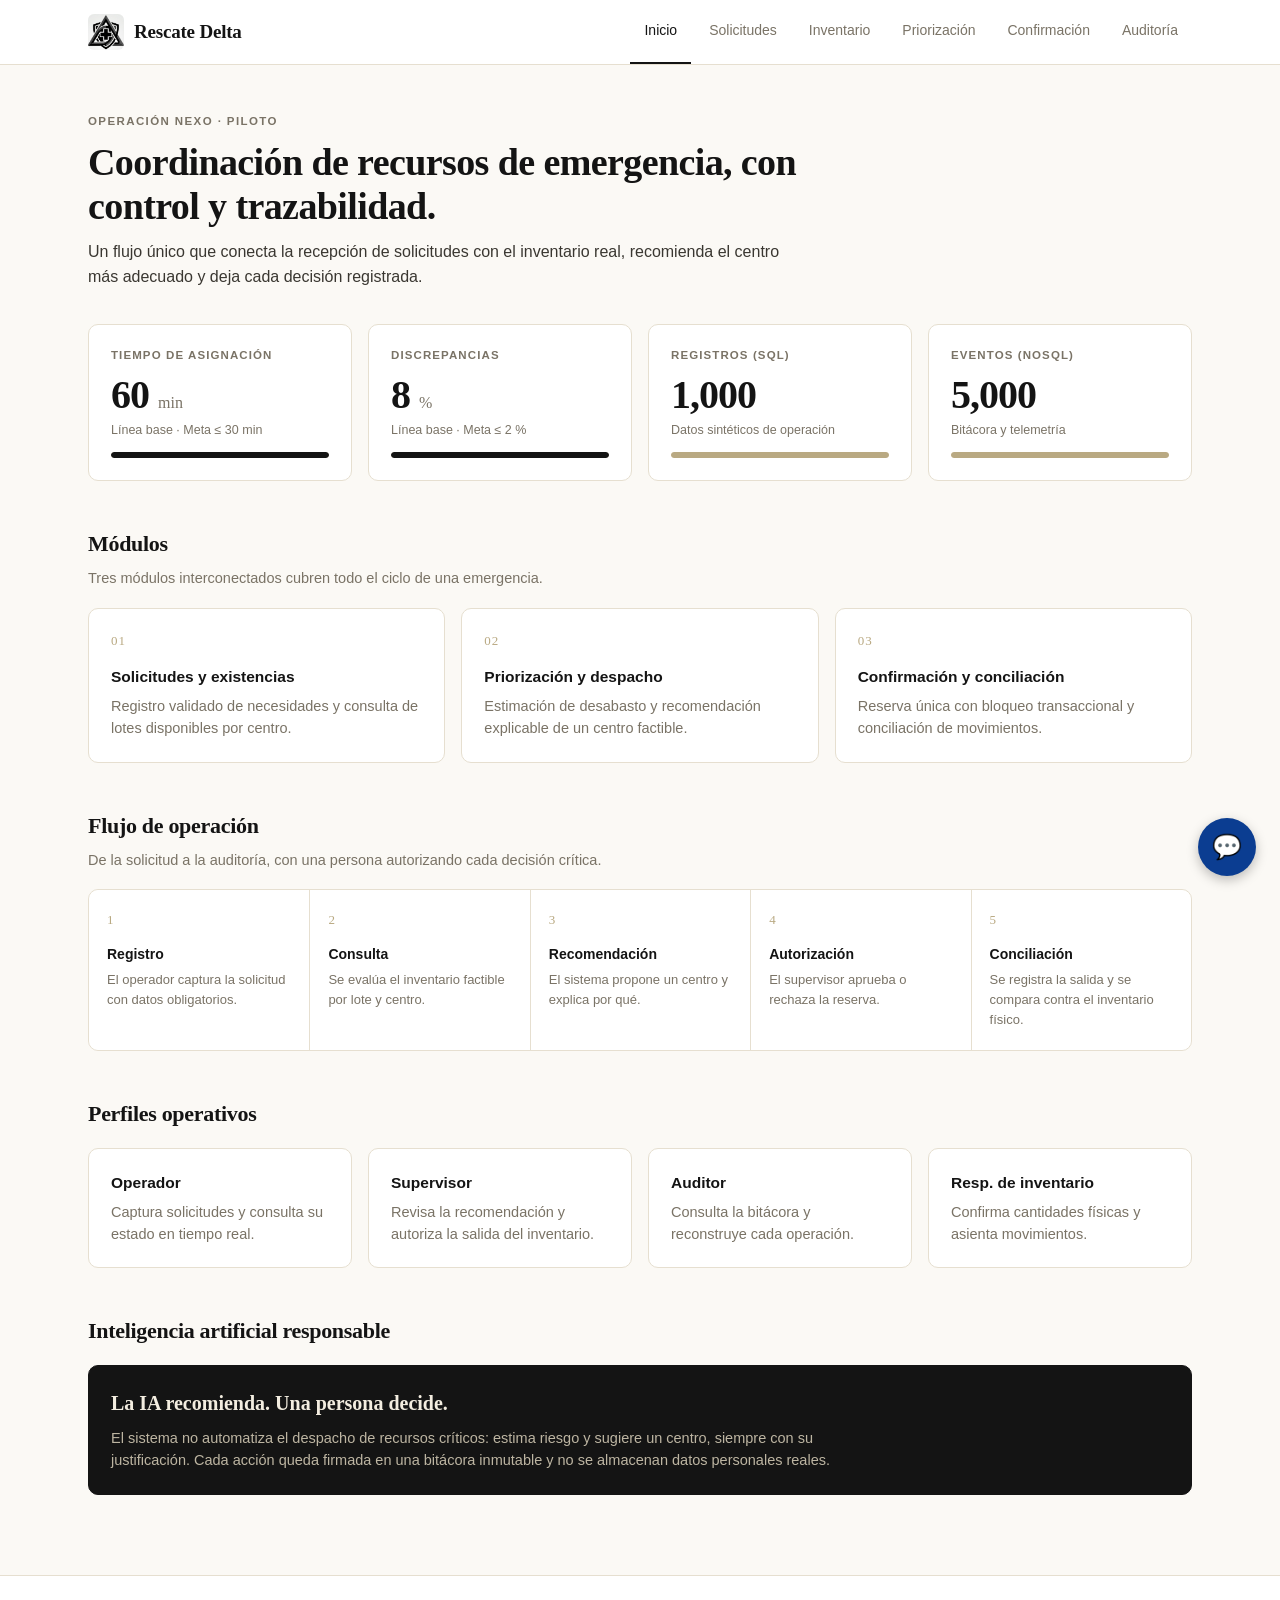
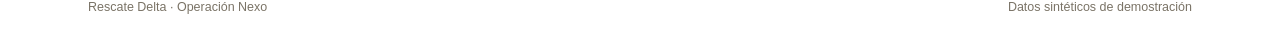
<file: index.html>
<!DOCTYPE html>
<html lang="es">
<head>
  <meta charset="UTF-8">
  <meta name="viewport" content="width=device-width, initial-scale=1">
  <title>Rescate Delta · Inicio</title>
  <link rel="stylesheet" href="css/styles.css">
  <link rel="icon" type="image/jpeg" href="assets/logo.ico">
</head>
<body>

<nav class="nav">
  <div class="nav-inner">
    <a class="brand" href="index.html">
      <img class="brand-logo" src="assets/logo.jpeg" alt="Logo Rescate Delta">
      <span class="name">Rescate Delta</span>
    </a>
    <div class="links">
      <a class="active" href="index.html">Inicio</a>
      <a href="solicitudes.html">Solicitudes</a>
      <a href="inventario.html">Inventario</a>
      <a href="priorizacion.html">Priorización</a>
      <a href="confirmacion.html">Confirmación</a>
      <a href="auditoria.html">Auditoría</a>
    </div>
  </div>
</nav>

<main class="container">

  <header class="page-head">
    <span class="eyebrow">Operación Nexo · Piloto</span>
    <h1 class="title">Coordinación de recursos de emergencia, con control y trazabilidad.</h1>
    <p class="lede">Un flujo único que conecta la recepción de solicitudes con el inventario real, recomienda el centro más adecuado y deja cada decisión registrada.</p>
  </header>

  <!-- Indicadores -->
  <div class="grid c4">
    <div class="card stat">
      <div class="label">Tiempo de asignación</div>
      <div class="value">60 <small>min</small></div>
      <div class="meta">Línea base · Meta ≤ 30 min</div>
      <div class="meter"><span style="width:100%"></span></div>
    </div>
    <div class="card stat">
      <div class="label">Discrepancias</div>
      <div class="value">8 <small>%</small></div>
      <div class="meta">Línea base · Meta ≤ 2 %</div>
      <div class="meter"><span style="width:100%"></span></div>
    </div>
    <div class="card stat">
      <div class="label">Registros (SQL)</div>
      <div class="value">1,000</div>
      <div class="meta">Datos sintéticos de operación</div>
      <div class="meter soft"><span style="width:100%"></span></div>
    </div>
    <div class="card stat">
      <div class="label">Eventos (NoSQL)</div>
      <div class="value">5,000</div>
      <div class="meta">Bitácora y telemetría</div>
      <div class="meter soft"><span style="width:100%"></span></div>
    </div>
  </div>

  <!-- Módulos -->
  <h2 class="section">Módulos</h2>
  <p class="section-sub">Tres módulos interconectados cubren todo el ciclo de una emergencia.</p>
  <div class="grid c3">
    <a class="card" href="solicitudes.html">
      <span class="num">01</span>
      <h3>Solicitudes y existencias</h3>
      <p>Registro validado de necesidades y consulta de lotes disponibles por centro.</p>
    </a>
    <a class="card" href="priorizacion.html">
      <span class="num">02</span>
      <h3>Priorización y despacho</h3>
      <p>Estimación de desabasto y recomendación explicable de un centro factible.</p>
    </a>
    <a class="card" href="confirmacion.html">
      <span class="num">03</span>
      <h3>Confirmación y conciliación</h3>
      <p>Reserva única con bloqueo transaccional y conciliación de movimientos.</p>
    </a>
  </div>

  <!-- Flujo -->
  <h2 class="section">Flujo de operación</h2>
  <p class="section-sub">De la solicitud a la auditoría, con una persona autorizando cada decisión crítica.</p>
  <div class="flow-wrap">
    <div class="flow">
      <div class="step"><span class="num">1</span><h4>Registro</h4><p>El operador captura la solicitud con datos obligatorios.</p></div>
      <div class="step"><span class="num">2</span><h4>Consulta</h4><p>Se evalúa el inventario factible por lote y centro.</p></div>
      <div class="step"><span class="num">3</span><h4>Recomendación</h4><p>El sistema propone un centro y explica por qué.</p></div>
      <div class="step"><span class="num">4</span><h4>Autorización</h4><p>El supervisor aprueba o rechaza la reserva.</p></div>
      <div class="step"><span class="num">5</span><h4>Conciliación</h4><p>Se registra la salida y se compara contra el inventario físico.</p></div>
    </div>
  </div>

  <!-- Perfiles -->
  <h2 class="section">Perfiles operativos</h2>
  <div class="grid c4" style="margin-top:16px">
    <div class="card"><h3>Operador</h3><p>Captura solicitudes y consulta su estado en tiempo real.</p></div>
    <div class="card"><h3>Supervisor</h3><p>Revisa la recomendación y autoriza la salida del inventario.</p></div>
    <div class="card"><h3>Auditor</h3><p>Consulta la bitácora y reconstruye cada operación.</p></div>
    <div class="card"><h3>Resp. de inventario</h3><p>Confirma cantidades físicas y asienta movimientos.</p></div>
  </div>

  <!-- IA responsable -->
  <h2 class="section">Inteligencia artificial responsable</h2>
  <div class="card dark" style="margin-top:16px">
    <h3 style="font-family:var(--serif);font-size:20px">La IA recomienda. Una persona decide.</h3>
    <p style="max-width:720px;margin-top:8px">El sistema no automatiza el despacho de recursos críticos: estima riesgo y sugiere un centro, siempre con su justificación. Cada acción queda firmada en una bitácora inmutable y no se almacenan datos personales reales.</p>
  </div>

</main>

<footer><div class="inner"><span>Rescate Delta · Operación Nexo</span><span>Datos sintéticos de demostración</span></div></footer>
<script src="js/chatbot.js"></script>
</body>
</html>
</file>
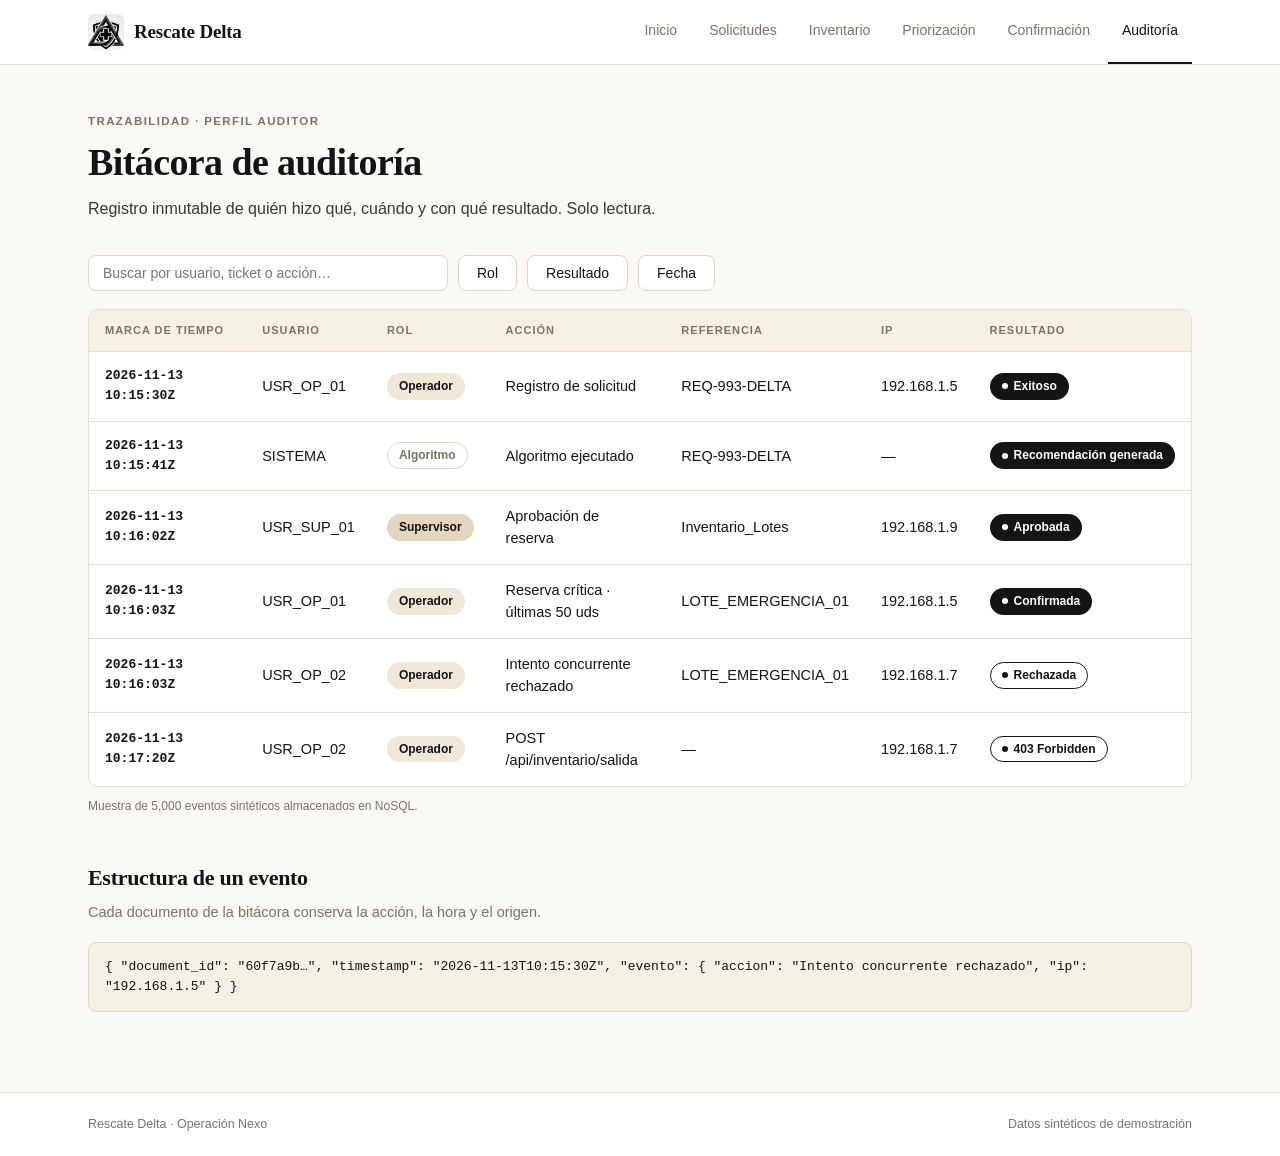
<file: auditoria.html>
<!DOCTYPE html>
<html lang="es">
<head>
  <meta charset="UTF-8">
  <meta name="viewport" content="width=device-width, initial-scale=1">
  <title>Rescate Delta · Auditoría</title>
  <link rel="stylesheet" href="css/styles.css">
    <link rel="icon" type="image/jpeg" href="assets/logo.ico">
</head>
<body>

<nav class="nav">
  <div class="nav-inner">
    <a class="brand" href="index.html">
      <img class="brand-logo" src="assets/logo.jpeg" alt="Logo Rescate Delta">
      <span class="name">Rescate Delta</span>
    </a>
        <div class="links">
      <a href="index.html">Inicio</a>
      <a href="solicitudes.html">Solicitudes</a>
      <a href="inventario.html">Inventario</a>
      <a href="priorizacion.html">Priorización</a>
      <a href="confirmacion.html">Confirmación</a>
      <a class="active" href="auditoria.html">Auditoría</a>
    </div>
  </div>
</nav>

<main class="container">

  <header class="page-head">
    <span class="eyebrow">Trazabilidad · Perfil Auditor</span>
    <h1 class="title">Bitácora de auditoría</h1>
    <p class="lede">Registro inmutable de quién hizo qué, cuándo y con qué resultado. Solo lectura.</p>
  </header>

  <div class="toolbar">
    <input class="search" type="search" placeholder="Buscar por usuario, ticket o acción…">
    <button class="btn">Rol</button>
    <button class="btn">Resultado</button>
    <button class="btn">Fecha</button>
  </div>

  <div class="table-wrap">
    <table class="t">
      <thead><tr><th>Marca de tiempo</th><th>Usuario</th><th>Rol</th><th>Acción</th><th>Referencia</th><th>IP</th><th>Resultado</th></tr></thead>
      <tbody>
        <tr><td class="id">2026-11-13 10:15:30Z</td><td>USR_OP_01</td><td><span class="badge soft">Operador</span></td><td>Registro de solicitud</td><td>REQ-993-DELTA</td><td>192.168.1.5</td><td><span class="badge solid dot">Exitoso</span></td></tr>
        <tr><td class="id">2026-11-13 10:15:41Z</td><td>SISTEMA</td><td><span class="badge off">Algoritmo</span></td><td>Algoritmo ejecutado</td><td>REQ-993-DELTA</td><td>—</td><td><span class="badge solid dot">Recomendación generada</span></td></tr>
        <tr><td class="id">2026-11-13 10:16:02Z</td><td>USR_SUP_01</td><td><span class="badge warn">Supervisor</span></td><td>Aprobación de reserva</td><td>Inventario_Lotes</td><td>192.168.1.9</td><td><span class="badge solid dot">Aprobada</span></td></tr>
        <tr><td class="id">2026-11-13 10:16:03Z</td><td>USR_OP_01</td><td><span class="badge soft">Operador</span></td><td>Reserva crítica · últimas 50 uds</td><td>LOTE_EMERGENCIA_01</td><td>192.168.1.5</td><td><span class="badge solid dot">Confirmada</span></td></tr>
        <tr><td class="id">2026-11-13 10:16:03Z</td><td>USR_OP_02</td><td><span class="badge soft">Operador</span></td><td>Intento concurrente rechazado</td><td>LOTE_EMERGENCIA_01</td><td>192.168.1.7</td><td><span class="badge line dot">Rechazada</span></td></tr>
        <tr><td class="id">2026-11-13 10:17:20Z</td><td>USR_OP_02</td><td><span class="badge soft">Operador</span></td><td>POST /api/inventario/salida</td><td>—</td><td>192.168.1.7</td><td><span class="badge line dot">403 Forbidden</span></td></tr>
      </tbody>
    </table>
  </div>
  <p class="hint" style="margin-top:10px">Muestra de 5,000 eventos sintéticos almacenados en NoSQL.</p>

  <h2 class="section">Estructura de un evento</h2>
  <p class="section-sub">Cada documento de la bitácora conserva la acción, la hora y el origen.</p>
  <div class="formula">{
  "document_id": "60f7a9b…",
  "timestamp": "2026-11-13T10:15:30Z",
  "evento": { "accion": "Intento concurrente rechazado", "ip": "192.168.1.5" }
}</div>

</main>

<footer><div class="inner"><span>Rescate Delta · Operación Nexo</span><span>Datos sintéticos de demostración</span></div></footer>
</body>
</html>
</file>
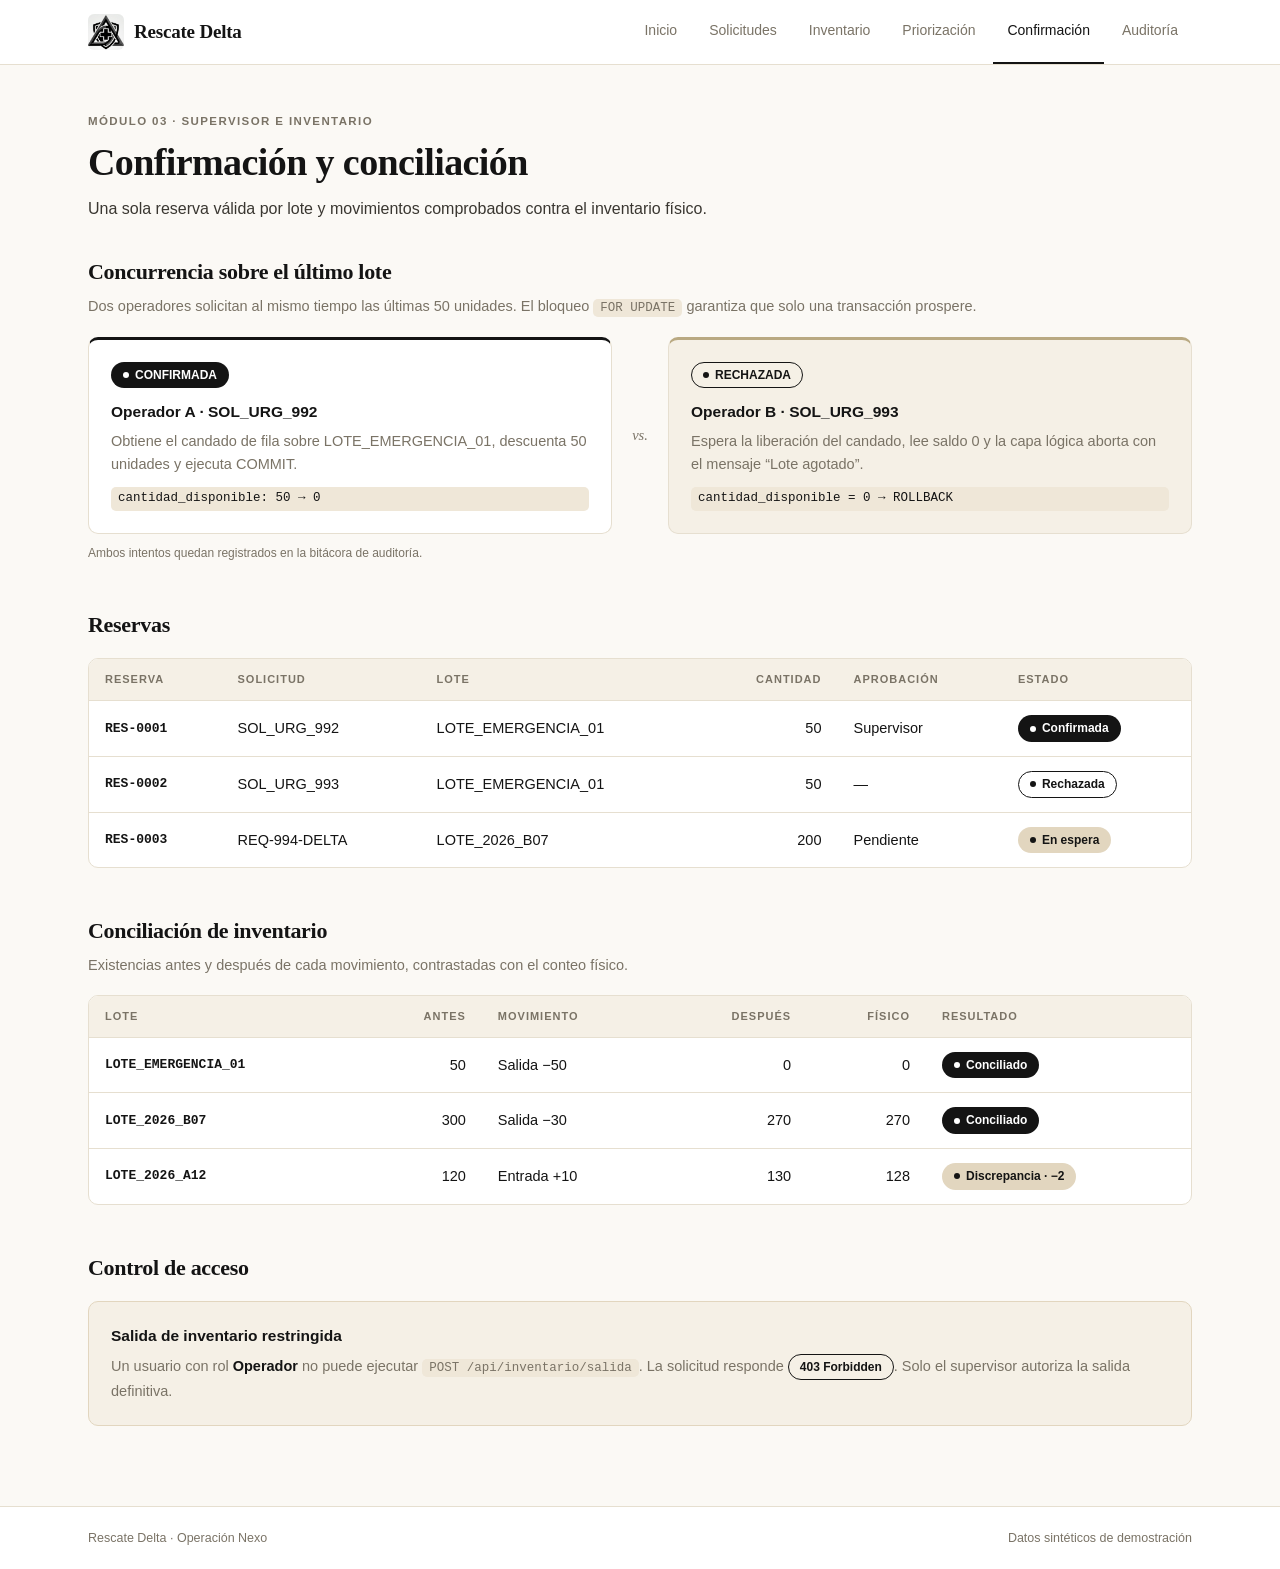
<file: confirmacion.html>
<!DOCTYPE html>
<html lang="es">
<head>
  <meta charset="UTF-8">
  <meta name="viewport" content="width=device-width, initial-scale=1">
  <title>Rescate Delta · Confirmación</title>
  <link rel="stylesheet" href="css/styles.css">
    <link rel="icon" type="image/jpeg" href="assets/logo.ico">
</head>
<body>

<nav class="nav">
  <div class="nav-inner">
    <a class="brand" href="index.html">
      <img class="brand-logo" src="assets/logo.jpeg" alt="Logo Rescate Delta">
      <span class="name">Rescate Delta</span>
    </a>
        <div class="links">
      <a href="index.html">Inicio</a>
      <a href="solicitudes.html">Solicitudes</a>
      <a href="inventario.html">Inventario</a>
      <a href="priorizacion.html">Priorización</a>
      <a class="active" href="confirmacion.html">Confirmación</a>
      <a href="auditoria.html">Auditoría</a>
    </div>
  </div>
</nav>

<main class="container">

  <header class="page-head">
    <span class="eyebrow">Módulo 03 · Supervisor e Inventario</span>
    <h1 class="title">Confirmación y conciliación</h1>
    <p class="lede">Una sola reserva válida por lote y movimientos comprobados contra el inventario físico.</p>
  </header>

  <!-- Concurrencia -->
  <h2 class="section" style="margin-top:0">Concurrencia sobre el último lote</h2>
  <p class="section-sub">Dos operadores solicitan al mismo tiempo las últimas 50 unidades. El bloqueo <code class="inline">FOR UPDATE</code> garantiza que solo una transacción prospere.</p>

  <div class="versus">
    <div class="card tx ok">
      <span class="badge solid dot" style="margin-bottom:12px">CONFIRMADA</span>
      <h3>Operador A · SOL_URG_992</h3>
      <p>Obtiene el candado de fila sobre LOTE_EMERGENCIA_01, descuenta 50 unidades y ejecuta COMMIT.</p>
      <code class="inline">cantidad_disponible: 50 → 0</code>
    </div>
    <div class="vs">vs.</div>
    <div class="card tx no">
      <span class="badge line dot" style="margin-bottom:12px">RECHAZADA</span>
      <h3>Operador B · SOL_URG_993</h3>
      <p>Espera la liberación del candado, lee saldo 0 y la capa lógica aborta con el mensaje “Lote agotado”.</p>
      <code class="inline">cantidad_disponible = 0 → ROLLBACK</code>
    </div>
  </div>
  <p class="hint" style="margin-top:10px">Ambos intentos quedan registrados en la bitácora de auditoría.</p>

  <!-- Reservas -->
  <h2 class="section">Reservas</h2>
  <div class="table-wrap" style="margin-top:16px">
    <table class="t">
      <thead><tr><th>Reserva</th><th>Solicitud</th><th>Lote</th><th class="r">Cantidad</th><th>Aprobación</th><th>Estado</th></tr></thead>
      <tbody>
        <tr><td class="id">RES-0001</td><td>SOL_URG_992</td><td>LOTE_EMERGENCIA_01</td><td class="r">50</td><td>Supervisor</td><td><span class="badge solid dot">Confirmada</span></td></tr>
        <tr><td class="id">RES-0002</td><td>SOL_URG_993</td><td>LOTE_EMERGENCIA_01</td><td class="r">50</td><td>—</td><td><span class="badge line dot">Rechazada</span></td></tr>
        <tr><td class="id">RES-0003</td><td>REQ-994-DELTA</td><td>LOTE_2026_B07</td><td class="r">200</td><td>Pendiente</td><td><span class="badge warn dot">En espera</span></td></tr>
      </tbody>
    </table>
  </div>

  <!-- Conciliación -->
  <h2 class="section">Conciliación de inventario</h2>
  <p class="section-sub">Existencias antes y después de cada movimiento, contrastadas con el conteo físico.</p>
  <div class="table-wrap">
    <table class="t">
      <thead><tr><th>Lote</th><th class="r">Antes</th><th>Movimiento</th><th class="r">Después</th><th class="r">Físico</th><th>Resultado</th></tr></thead>
      <tbody>
        <tr><td class="id">LOTE_EMERGENCIA_01</td><td class="r">50</td><td>Salida −50</td><td class="r">0</td><td class="r">0</td><td><span class="badge solid dot">Conciliado</span></td></tr>
        <tr><td class="id">LOTE_2026_B07</td><td class="r">300</td><td>Salida −30</td><td class="r">270</td><td class="r">270</td><td><span class="badge solid dot">Conciliado</span></td></tr>
        <tr><td class="id">LOTE_2026_A12</td><td class="r">120</td><td>Entrada +10</td><td class="r">130</td><td class="r">128</td><td><span class="badge warn dot">Discrepancia · −2</span></td></tr>
      </tbody>
    </table>
  </div>

  <!-- Roles -->
  <h2 class="section">Control de acceso</h2>
  <div class="card beige" style="margin-top:16px">
    <h3>Salida de inventario restringida</h3>
    <p>Un usuario con rol <strong style="color:var(--ink)">Operador</strong> no puede ejecutar <code class="inline">POST /api/inventario/salida</code>. La solicitud responde <span class="badge line">403 Forbidden</span>. Solo el supervisor autoriza la salida definitiva.</p>
  </div>

</main>

<footer><div class="inner"><span>Rescate Delta · Operación Nexo</span><span>Datos sintéticos de demostración</span></div></footer>
</body>
</html>
</file>
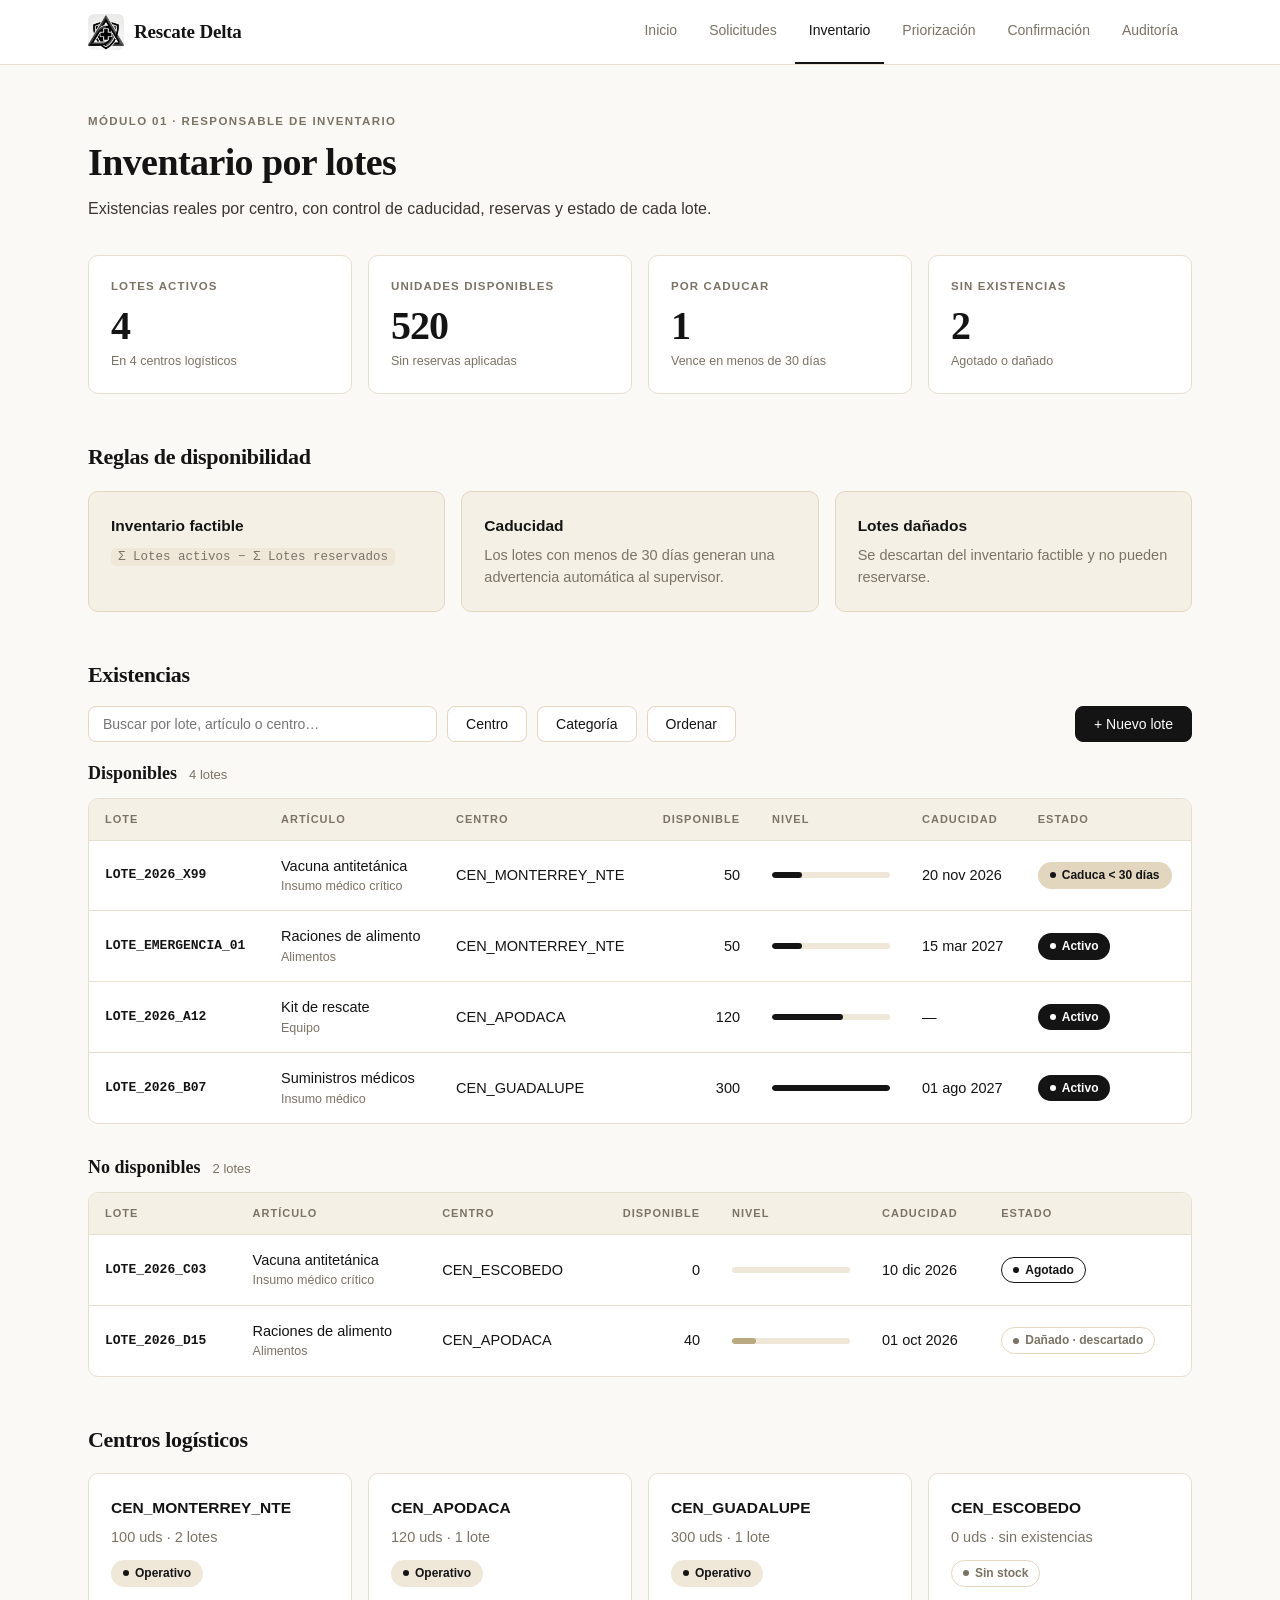
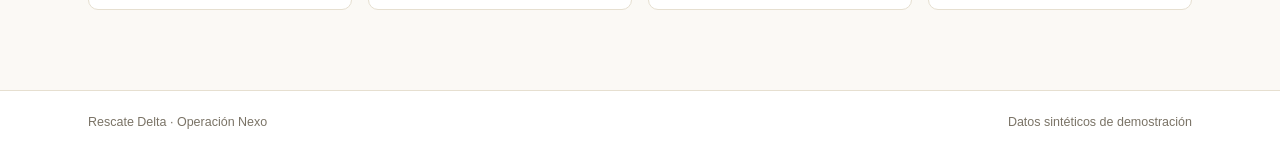
<file: inventario.html>
<!DOCTYPE html>
<html lang="es">
<head>
  <meta charset="UTF-8">
  <meta name="viewport" content="width=device-width, initial-scale=1">
  <title>Rescate Delta · Inventario</title>
  <link rel="stylesheet" href="css/styles.css">
    <link rel="icon" type="image/jpeg" href="assets/logo.ico">
</head>
<body>

<nav class="nav">
  <div class="nav-inner">
    <a class="brand" href="index.html">
      <img class="brand-logo" src="assets/logo.jpeg" alt="Logo Rescate Delta">
      <span class="name">Rescate Delta</span>
    </a>
        <div class="links">
      <a href="index.html">Inicio</a>
      <a href="solicitudes.html">Solicitudes</a>
      <a class="active" href="inventario.html">Inventario</a>
      <a href="priorizacion.html">Priorización</a>
      <a href="confirmacion.html">Confirmación</a>
      <a href="auditoria.html">Auditoría</a>
    </div>
  </div>
</nav>

<main class="container">

  <header class="page-head">
    <span class="eyebrow">Módulo 01 · Responsable de inventario</span>
    <h1 class="title">Inventario por lotes</h1>
    <p class="lede">Existencias reales por centro, con control de caducidad, reservas y estado de cada lote.</p>
  </header>

  <!-- Resumen -->
  <div class="grid c4">
    <div class="card stat"><div class="label">Lotes activos</div><div class="value">4</div><div class="meta">En 4 centros logísticos</div></div>
    <div class="card stat"><div class="label">Unidades disponibles</div><div class="value">520</div><div class="meta">Sin reservas aplicadas</div></div>
    <div class="card stat"><div class="label">Por caducar</div><div class="value">1</div><div class="meta">Vence en menos de 30 días</div></div>
    <div class="card stat"><div class="label">Sin existencias</div><div class="value">2</div><div class="meta">Agotado o dañado</div></div>
  </div>

  <!-- Reglas -->
  <h2 class="section">Reglas de disponibilidad</h2>
  <div class="grid c3" style="margin-top:16px">
    <div class="card beige"><h3>Inventario factible</h3><p><code class="inline">Σ Lotes activos − Σ Lotes reservados</code></p></div>
    <div class="card beige"><h3>Caducidad</h3><p>Los lotes con menos de 30 días generan una advertencia automática al supervisor.</p></div>
    <div class="card beige"><h3>Lotes dañados</h3><p>Se descartan del inventario factible y no pueden reservarse.</p></div>
  </div>

  <!-- Tabla -->
  <h2 class="section">Existencias</h2>
  <div class="toolbar" style="margin-top:14px">
    <input class="search" type="search" placeholder="Buscar por lote, artículo o centro…">
    <button class="btn">Centro</button>
    <button class="btn">Categoría</button>
    <button class="btn">Ordenar</button>
    <span class="spacer"></span>
    <button class="btn dark">+ Nuevo lote</button>
  </div>

  <div class="table-block">
    <div class="table-head"><h3>Disponibles</h3><span class="count">4 lotes</span></div>
    <div class="table-wrap">
      <table class="t">
        <thead><tr><th>Lote</th><th>Artículo</th><th>Centro</th><th class="r">Disponible</th><th style="width:150px">Nivel</th><th>Caducidad</th><th>Estado</th></tr></thead>
        <tbody>
          <tr>
            <td class="id">LOTE_2026_X99</td>
            <td>Vacuna antitetánica<span class="sub">Insumo médico crítico</span></td>
            <td>CEN_MONTERREY_NTE</td>
            <td class="r">50</td>
            <td><div class="meter" style="margin:0"><span style="width:25%"></span></div></td>
            <td>20 nov 2026</td>
            <td><span class="badge warn dot">Caduca &lt; 30 días</span></td>
          </tr>
          <tr>
            <td class="id">LOTE_EMERGENCIA_01</td>
            <td>Raciones de alimento<span class="sub">Alimentos</span></td>
            <td>CEN_MONTERREY_NTE</td>
            <td class="r">50</td>
            <td><div class="meter" style="margin:0"><span style="width:25%"></span></div></td>
            <td>15 mar 2027</td>
            <td><span class="badge solid dot">Activo</span></td>
          </tr>
          <tr>
            <td class="id">LOTE_2026_A12</td>
            <td>Kit de rescate<span class="sub">Equipo</span></td>
            <td>CEN_APODACA</td>
            <td class="r">120</td>
            <td><div class="meter" style="margin:0"><span style="width:60%"></span></div></td>
            <td>—</td>
            <td><span class="badge solid dot">Activo</span></td>
          </tr>
          <tr>
            <td class="id">LOTE_2026_B07</td>
            <td>Suministros médicos<span class="sub">Insumo médico</span></td>
            <td>CEN_GUADALUPE</td>
            <td class="r">300</td>
            <td><div class="meter" style="margin:0"><span style="width:100%"></span></div></td>
            <td>01 ago 2027</td>
            <td><span class="badge solid dot">Activo</span></td>
          </tr>
        </tbody>
      </table>
    </div>
  </div>

  <div class="table-block">
    <div class="table-head"><h3>No disponibles</h3><span class="count">2 lotes</span></div>
    <div class="table-wrap">
      <table class="t">
        <thead><tr><th>Lote</th><th>Artículo</th><th>Centro</th><th class="r">Disponible</th><th style="width:150px">Nivel</th><th>Caducidad</th><th>Estado</th></tr></thead>
        <tbody>
          <tr>
            <td class="id">LOTE_2026_C03</td>
            <td>Vacuna antitetánica<span class="sub">Insumo médico crítico</span></td>
            <td>CEN_ESCOBEDO</td>
            <td class="r">0</td>
            <td><div class="meter soft" style="margin:0"><span style="width:0%"></span></div></td>
            <td>10 dic 2026</td>
            <td><span class="badge line dot">Agotado</span></td>
          </tr>
          <tr>
            <td class="id">LOTE_2026_D15</td>
            <td>Raciones de alimento<span class="sub">Alimentos</span></td>
            <td>CEN_APODACA</td>
            <td class="r">40</td>
            <td><div class="meter soft" style="margin:0"><span style="width:20%"></span></div></td>
            <td>01 oct 2026</td>
            <td><span class="badge off dot">Dañado · descartado</span></td>
          </tr>
        </tbody>
      </table>
    </div>
  </div>

  <!-- Centros -->
  <h2 class="section">Centros logísticos</h2>
  <div class="grid c4" style="margin-top:16px">
    <div class="card"><h3>CEN_MONTERREY_NTE</h3><p>100 uds · 2 lotes</p><div style="margin-top:12px"><span class="badge soft dot">Operativo</span></div></div>
    <div class="card"><h3>CEN_APODACA</h3><p>120 uds · 1 lote</p><div style="margin-top:12px"><span class="badge soft dot">Operativo</span></div></div>
    <div class="card"><h3>CEN_GUADALUPE</h3><p>300 uds · 1 lote</p><div style="margin-top:12px"><span class="badge soft dot">Operativo</span></div></div>
    <div class="card"><h3>CEN_ESCOBEDO</h3><p>0 uds · sin existencias</p><div style="margin-top:12px"><span class="badge off dot">Sin stock</span></div></div>
  </div>

</main>

<footer><div class="inner"><span>Rescate Delta · Operación Nexo</span><span>Datos sintéticos de demostración</span></div></footer>
</body>
</html>
</file>
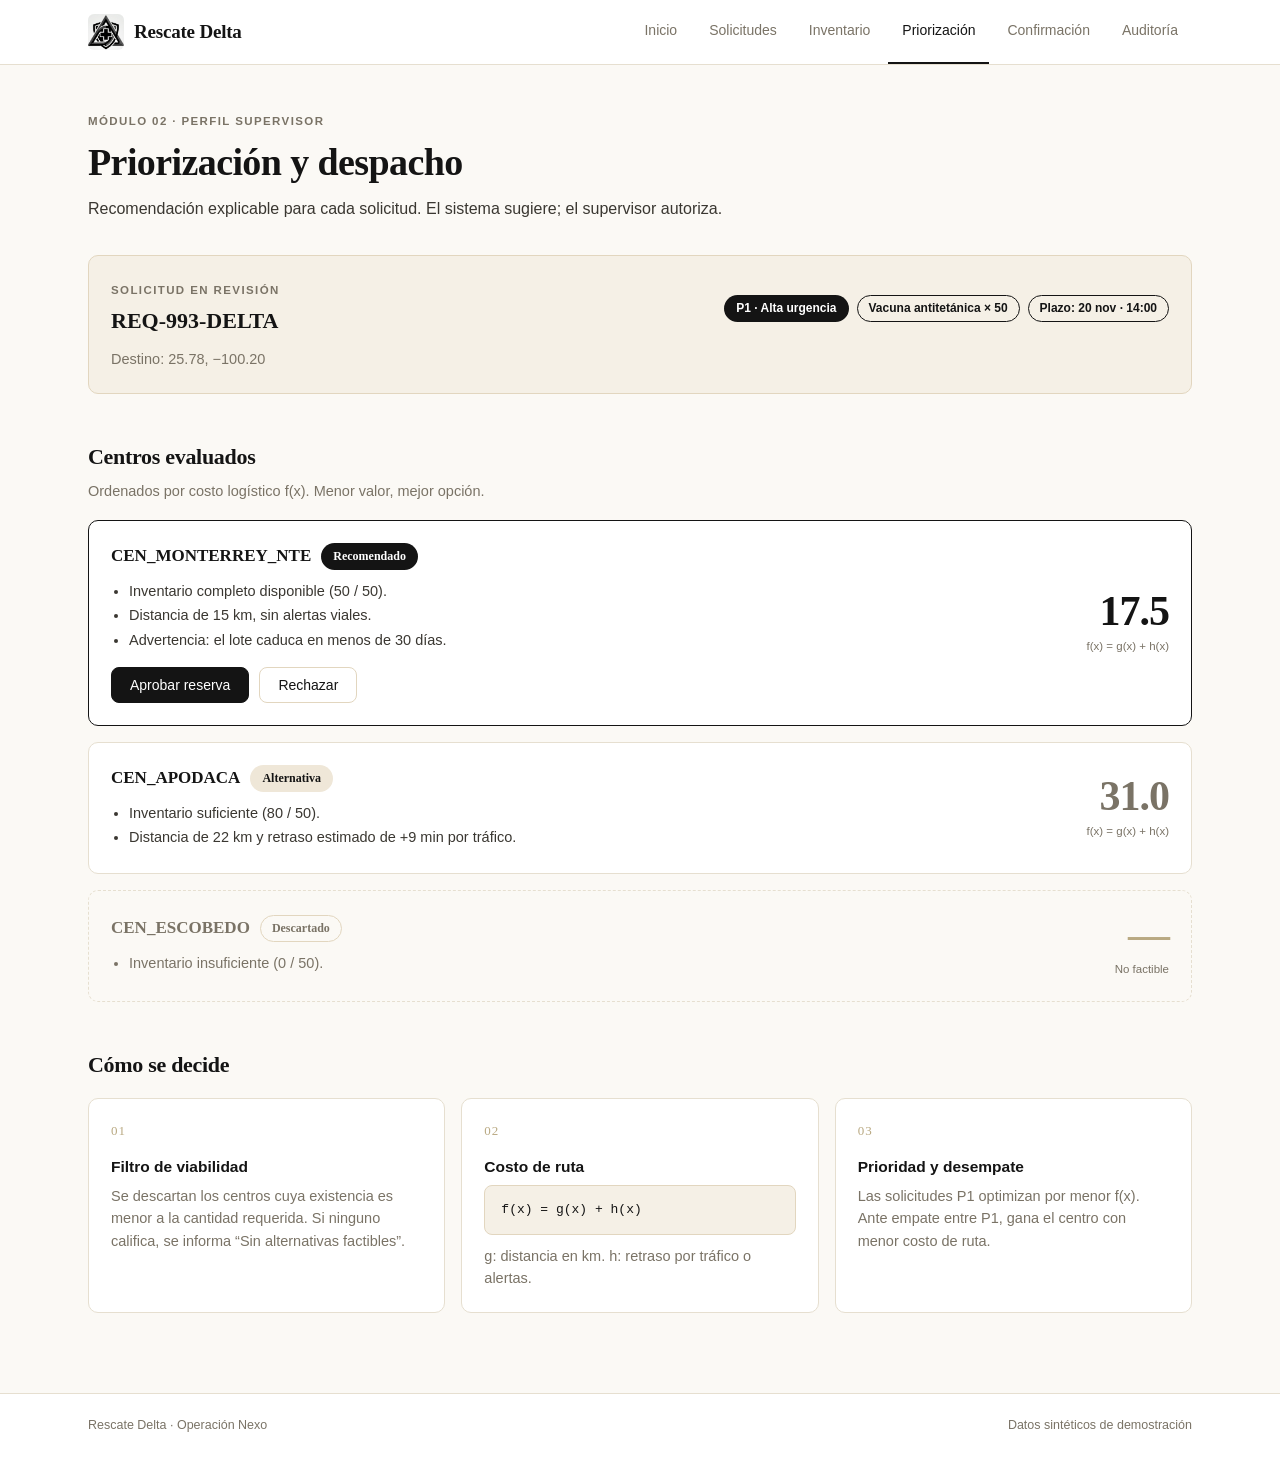
<file: priorizacion.html>
<!DOCTYPE html>
<html lang="es">
<head>
  <meta charset="UTF-8">
  <meta name="viewport" content="width=device-width, initial-scale=1">
  <title>Rescate Delta · Priorización</title>
  <link rel="stylesheet" href="css/styles.css">
    <link rel="icon" type="image/jpeg" href="assets/logo.ico">
</head>
<body>

<nav class="nav">
  <div class="nav-inner">
    <a class="brand" href="index.html">
      <img class="brand-logo" src="assets/logo.jpeg" alt="Logo Rescate Delta">
      <span class="name">Rescate Delta</span>
    </a>
        <div class="links">
      <a href="index.html">Inicio</a>
      <a href="solicitudes.html">Solicitudes</a>
      <a href="inventario.html">Inventario</a>
      <a class="active" href="priorizacion.html">Priorización</a>
      <a href="confirmacion.html">Confirmación</a>
      <a href="auditoria.html">Auditoría</a>
    </div>
  </div>
</nav>

<main class="container">

  <header class="page-head">
    <span class="eyebrow">Módulo 02 · Perfil Supervisor</span>
    <h1 class="title">Priorización y despacho</h1>
    <p class="lede">Recomendación explicable para cada solicitud. El sistema sugiere; el supervisor autoriza.</p>
  </header>

  <!-- Solicitud en revisión -->
  <div class="card beige">
    <div style="display:flex;flex-wrap:wrap;gap:12px;align-items:center;justify-content:space-between">
      <div>
        <span class="eyebrow" style="margin-bottom:4px">Solicitud en revisión</span>
        <h3 style="font-family:var(--serif);font-size:22px;margin:0">REQ-993-DELTA</h3>
      </div>
      <div style="display:flex;gap:8px;flex-wrap:wrap">
        <span class="badge solid">P1 · Alta urgencia</span>
        <span class="badge line">Vacuna antitetánica × 50</span>
        <span class="badge line">Plazo: 20 nov · 14:00</span>
      </div>
    </div>
    <p style="margin-top:10px">Destino: 25.78, −100.20</p>
  </div>

  <h2 class="section">Centros evaluados</h2>
  <p class="section-sub">Ordenados por costo logístico f(x). Menor valor, mejor opción.</p>

  <div class="grid">
    <div class="card reco best">
      <div>
        <h3>CEN_MONTERREY_NTE <span class="badge solid">Recomendado</span></h3>
        <ul>
          <li>Inventario completo disponible (50 / 50).</li>
          <li>Distancia de 15 km, sin alertas viales.</li>
          <li>Advertencia: el lote caduca en menos de 30 días.</li>
        </ul>
        <div class="actions">
          <button class="btn dark">Aprobar reserva</button>
          <button class="btn">Rechazar</button>
        </div>
      </div>
      <div class="score"><div class="n">17.5</div><div class="t">f(x) = g(x) + h(x)</div></div>
    </div>

    <div class="card reco">
      <div>
        <h3>CEN_APODACA <span class="badge soft">Alternativa</span></h3>
        <ul>
          <li>Inventario suficiente (80 / 50).</li>
          <li>Distancia de 22 km y retraso estimado de +9 min por tráfico.</li>
        </ul>
      </div>
      <div class="score"><div class="n" style="color:var(--muted)">31.0</div><div class="t">f(x) = g(x) + h(x)</div></div>
    </div>

    <div class="card reco discard">
      <div>
        <h3 style="color:var(--muted)">CEN_ESCOBEDO <span class="badge off">Descartado</span></h3>
        <ul style="color:var(--muted)">
          <li>Inventario insuficiente (0 / 50).</li>
        </ul>
      </div>
      <div class="score"><div class="n" style="color:var(--beige-400)">—</div><div class="t">No factible</div></div>
    </div>
  </div>

  <h2 class="section">Cómo se decide</h2>
  <div class="grid c3" style="margin-top:16px">
    <div class="card"><span class="num">01</span><h3>Filtro de viabilidad</h3><p>Se descartan los centros cuya existencia es menor a la cantidad requerida. Si ninguno califica, se informa “Sin alternativas factibles”.</p></div>
    <div class="card"><span class="num">02</span><h3>Costo de ruta</h3><div class="formula" style="margin:6px 0 10px">f(x) = g(x) + h(x)</div><p>g: distancia en km. h: retraso por tráfico o alertas.</p></div>
    <div class="card"><span class="num">03</span><h3>Prioridad y desempate</h3><p>Las solicitudes P1 optimizan por menor f(x). Ante empate entre P1, gana el centro con menor costo de ruta.</p></div>
  </div>

</main>

<footer><div class="inner"><span>Rescate Delta · Operación Nexo</span><span>Datos sintéticos de demostración</span></div></footer>
</body>
</html>
</file>
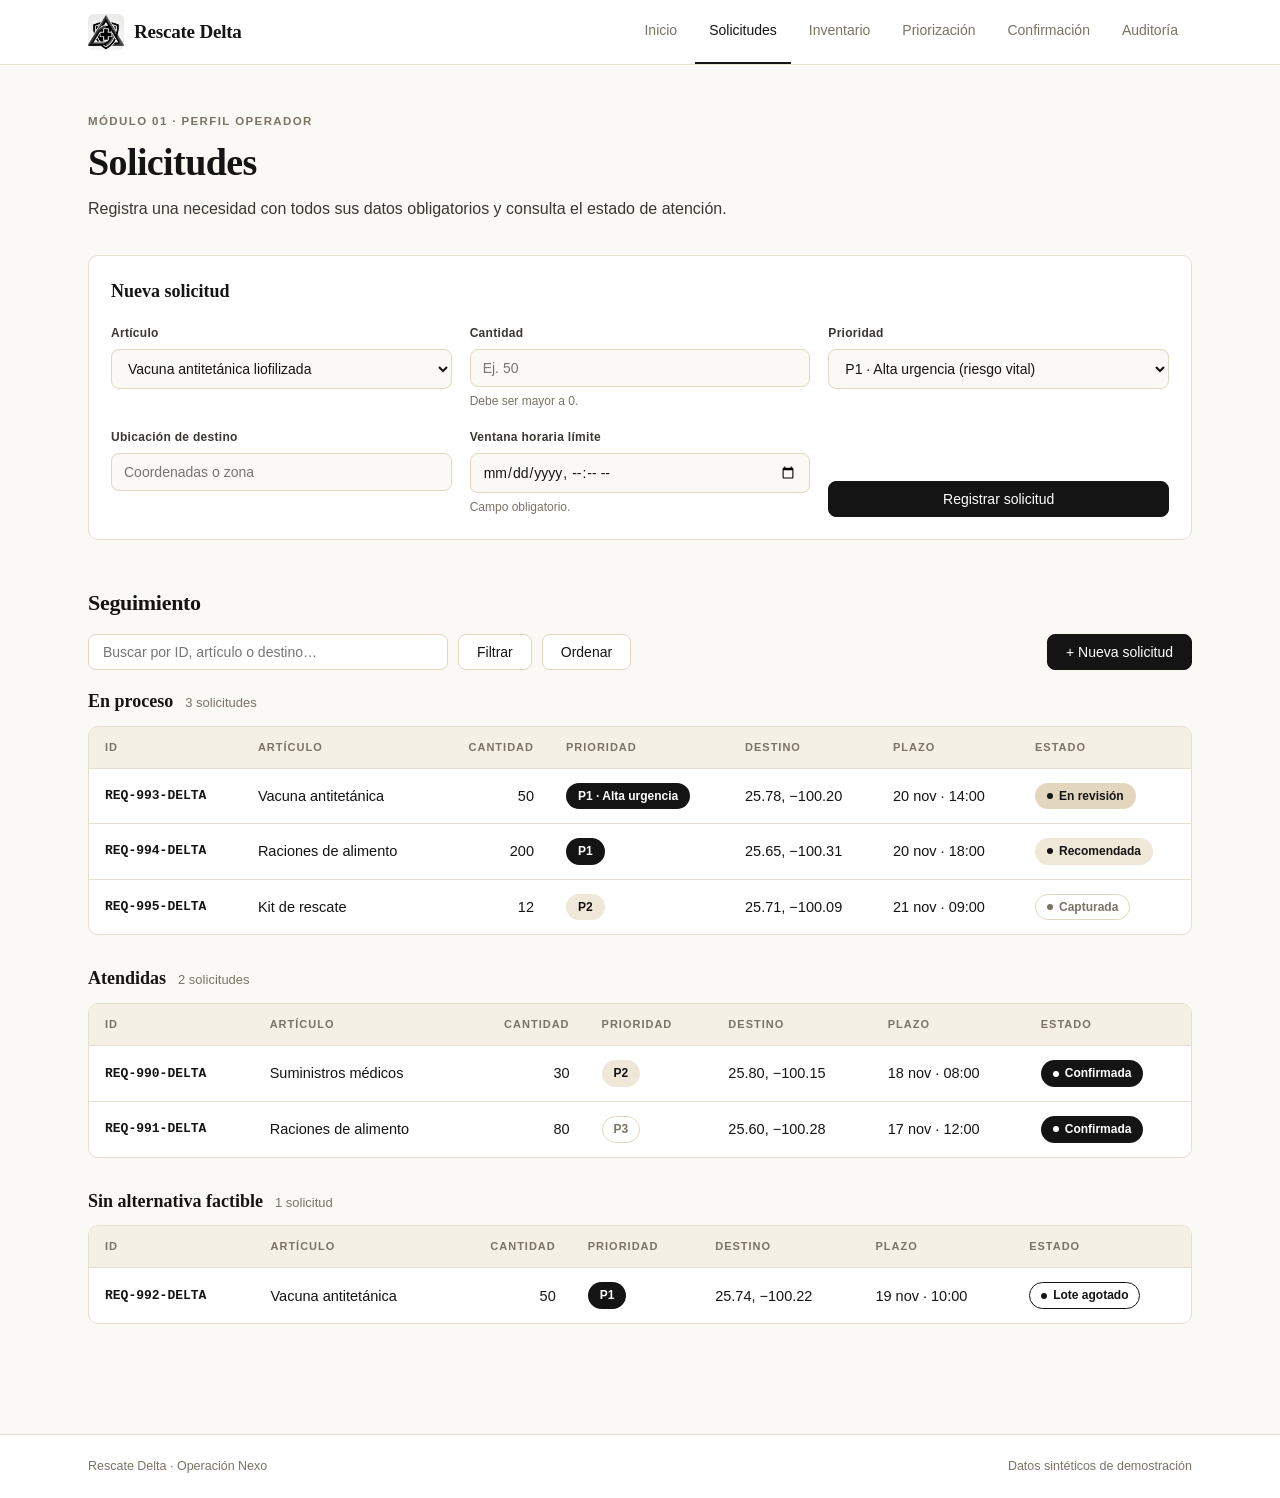
<file: solicitudes.html>
<!DOCTYPE html>
<html lang="es">
<head>
  <meta charset="UTF-8">
  <meta name="viewport" content="width=device-width, initial-scale=1">
  <title>Rescate Delta · Solicitudes</title>
  <link rel="stylesheet" href="css/styles.css">
    <link rel="icon" type="image/jpeg" href="assets/logo.ico">
</head>
<body>

<nav class="nav">
  <div class="nav-inner">
    <a class="brand" href="index.html">
      <img class="brand-logo" src="assets/logo.jpeg" alt="Logo Rescate Delta">
      <span class="name">Rescate Delta</span>
    </a>
    <div class="links">
      <a href="index.html">Inicio</a>
      <a class="active" href="solicitudes.html">Solicitudes</a>
      <a href="inventario.html">Inventario</a>
      <a href="priorizacion.html">Priorización</a>
      <a href="confirmacion.html">Confirmación</a>
      <a href="auditoria.html">Auditoría</a>
    </div>
  </div>
</nav>

<main class="container">

  <header class="page-head">
    <span class="eyebrow">Módulo 01 · Perfil Operador</span>
    <h1 class="title">Solicitudes</h1>
    <p class="lede">Registra una necesidad con todos sus datos obligatorios y consulta el estado de atención.</p>
  </header>

  <!-- Formulario -->
  <form class="card" action="#" onsubmit="return false;">
    <h3 style="font-family:var(--serif);font-size:18px;margin-bottom:18px">Nueva solicitud</h3>
    <div class="form-grid">
      <div>
        <label for="art">Artículo</label>
        <select id="art" required>
          <option>Vacuna antitetánica liofilizada</option>
          <option>Raciones de alimento</option>
          <option>Kit de rescate</option>
          <option>Suministros médicos</option>
        </select>
      </div>
      <div>
        <label for="cant">Cantidad</label>
        <input id="cant" type="number" min="1" placeholder="Ej. 50" required>
        <div class="hint">Debe ser mayor a 0.</div>
      </div>
      <div>
        <label for="prio">Prioridad</label>
        <select id="prio" required>
          <option>P1 · Alta urgencia (riesgo vital)</option>
          <option>P2 · Media</option>
          <option>P3 · Baja</option>
        </select>
      </div>
      <div>
        <label for="dest">Ubicación de destino</label>
        <input id="dest" type="text" placeholder="Coordenadas o zona" required>
      </div>
      <div>
        <label for="vent">Ventana horaria límite</label>
        <input id="vent" type="datetime-local" required>
        <div class="hint">Campo obligatorio.</div>
      </div>
      <div class="form-actions">
        <button class="btn dark" type="submit" style="width:100%">Registrar solicitud</button>
      </div>
    </div>
  </form>

  <h2 class="section">Seguimiento</h2>
  <div class="toolbar" style="margin-top:14px">
    <input class="search" type="search" placeholder="Buscar por ID, artículo o destino…">
    <button class="btn">Filtrar</button>
    <button class="btn">Ordenar</button>
    <span class="spacer"></span>
    <button class="btn dark">+ Nueva solicitud</button>
  </div>

  <div class="table-block">
    <div class="table-head"><h3>En proceso</h3><span class="count">3 solicitudes</span></div>
    <div class="table-wrap">
      <table class="t">
        <thead><tr><th>ID</th><th>Artículo</th><th class="r">Cantidad</th><th>Prioridad</th><th>Destino</th><th>Plazo</th><th>Estado</th></tr></thead>
        <tbody>
          <tr><td class="id">REQ-993-DELTA</td><td>Vacuna antitetánica</td><td class="r">50</td><td><span class="badge solid">P1 · Alta urgencia</span></td><td>25.78, −100.20</td><td>20 nov · 14:00</td><td><span class="badge warn dot">En revisión</span></td></tr>
          <tr><td class="id">REQ-994-DELTA</td><td>Raciones de alimento</td><td class="r">200</td><td><span class="badge solid">P1</span></td><td>25.65, −100.31</td><td>20 nov · 18:00</td><td><span class="badge soft dot">Recomendada</span></td></tr>
          <tr><td class="id">REQ-995-DELTA</td><td>Kit de rescate</td><td class="r">12</td><td><span class="badge soft">P2</span></td><td>25.71, −100.09</td><td>21 nov · 09:00</td><td><span class="badge off dot">Capturada</span></td></tr>
        </tbody>
      </table>
    </div>
  </div>

  <div class="table-block">
    <div class="table-head"><h3>Atendidas</h3><span class="count">2 solicitudes</span></div>
    <div class="table-wrap">
      <table class="t">
        <thead><tr><th>ID</th><th>Artículo</th><th class="r">Cantidad</th><th>Prioridad</th><th>Destino</th><th>Plazo</th><th>Estado</th></tr></thead>
        <tbody>
          <tr><td class="id">REQ-990-DELTA</td><td>Suministros médicos</td><td class="r">30</td><td><span class="badge soft">P2</span></td><td>25.80, −100.15</td><td>18 nov · 08:00</td><td><span class="badge solid dot">Confirmada</span></td></tr>
          <tr><td class="id">REQ-991-DELTA</td><td>Raciones de alimento</td><td class="r">80</td><td><span class="badge off">P3</span></td><td>25.60, −100.28</td><td>17 nov · 12:00</td><td><span class="badge solid dot">Confirmada</span></td></tr>
        </tbody>
      </table>
    </div>
  </div>

  <div class="table-block">
    <div class="table-head"><h3>Sin alternativa factible</h3><span class="count">1 solicitud</span></div>
    <div class="table-wrap">
      <table class="t">
        <thead><tr><th>ID</th><th>Artículo</th><th class="r">Cantidad</th><th>Prioridad</th><th>Destino</th><th>Plazo</th><th>Estado</th></tr></thead>
        <tbody>
          <tr><td class="id">REQ-992-DELTA</td><td>Vacuna antitetánica</td><td class="r">50</td><td><span class="badge solid">P1</span></td><td>25.74, −100.22</td><td>19 nov · 10:00</td><td><span class="badge line dot">Lote agotado</span></td></tr>
        </tbody>
      </table>
    </div>
  </div>

</main>

<footer><div class="inner"><span>Rescate Delta · Operación Nexo</span><span>Datos sintéticos de demostración</span></div></footer>
</body>
</html>
</file>
<file: css/styles.css>
/* ==========================================================
   Rescate Delta · Operación Nexo
   Sistema de diseño minimalista — blanco, beige y negro
   ========================================================== */
:root {
  --paper: #fbf9f5;      /* fondo general (blanco cálido) */
  --white: #ffffff;
  --beige-50: #f5f0e6;
  --beige-100: #efe7d8;
  --beige-200: #e2d6bf;
  --beige-400: #b9a982;
  --line: #e6dfd0;
  --ink: #141414;        /* negro principal */
  --ink-2: #3a3731;
  --muted: #7a7366;
  --radius: 10px;
  --serif: Georgia, "Times New Roman", serif;
  --sans: "Inter", "Segoe UI", Roboto, Helvetica, Arial, sans-serif;
}

* { box-sizing: border-box; margin: 0; padding: 0; }
html { scroll-behavior: smooth; }

body {
  font-family: var(--sans);
  background: var(--paper);
  color: var(--ink);
  font-size: 14.5px;
  line-height: 1.55;
  -webkit-font-smoothing: antialiased;
}
a { color: inherit; text-decoration: none; }

/* ---------- Navbar ---------- */
.nav {
  position: sticky;
  top: 0;
  z-index: 20;
  background: rgba(255, 255, 255, .92);
  backdrop-filter: blur(8px);
  border-bottom: 1px solid var(--line);
}
.nav-inner {
  max-width: 1160px;
  margin: 0 auto;
  padding: 0 28px;
  height: 64px;
  display: flex;
  align-items: center;
  gap: 32px;
}
.brand {
  display: flex;
  align-items: center;
  gap: 10px;
  font-family: var(--serif);
  font-size: 19px;
  font-weight: 700;
  letter-spacing: -.2px;
  white-space: nowrap;
}
.brand-mark {
  width: 30px;
  height: 30px;
  background: var(--ink);
  color: var(--beige-100);
  border-radius: 7px;
  display: grid;
  place-items: center;
  font-family: var(--sans);
  font-size: 12px;
  font-weight: 700;
  letter-spacing: .5px;
}
.links {
  display: flex;
  gap: 4px;
  margin-left: auto;
  height: 100%;
  overflow-x: auto;
  scrollbar-width: none;
}
.links::-webkit-scrollbar { display: none; }
.links a {
  display: flex;
  align-items: center;
  padding: 0 14px;
  color: var(--muted);
  font-weight: 500;
  font-size: 14px;
  border-bottom: 2px solid transparent;
  white-space: nowrap;
  transition: color .15s, border-color .15s;
}
.links a:hover { color: var(--ink); }
.links a.active { color: var(--ink); border-bottom-color: var(--ink); }
@media (max-width: 860px) {
  .nav-inner { gap: 16px; padding: 0 16px; }
  .brand span.name { display: none; }
}

/* ---------- Estructura ---------- */
.container { max-width: 1160px; margin: 0 auto; padding: 44px 28px 80px; }
@media (max-width: 600px) { .container { padding: 28px 16px 60px; } }

.page-head { margin-bottom: 34px; max-width: 720px; }
.eyebrow {
  display: inline-block;
  font-size: 11.5px;
  font-weight: 600;
  letter-spacing: 1.4px;
  text-transform: uppercase;
  color: var(--muted);
  margin-bottom: 10px;
}
h1.title {
  font-family: var(--serif);
  font-size: 38px;
  line-height: 1.15;
  font-weight: 700;
  letter-spacing: -.6px;
}
.lede { color: var(--ink-2); margin-top: 12px; font-size: 16px; }
@media (max-width: 600px) { h1.title { font-size: 30px; } }

h2.section {
  font-family: var(--serif);
  font-size: 22px;
  font-weight: 700;
  letter-spacing: -.3px;
  margin: 46px 0 6px;
}
p.section-sub { color: var(--muted); margin-bottom: 18px; }

/* ---------- Tarjetas ---------- */
.grid { display: grid; gap: 16px; }
.c2 { grid-template-columns: repeat(2, 1fr); }
.c3 { grid-template-columns: repeat(3, 1fr); }
.c4 { grid-template-columns: repeat(4, 1fr); }
@media (max-width: 960px) { .c3, .c4 { grid-template-columns: repeat(2, 1fr); } }
@media (max-width: 600px) { .c2, .c3, .c4 { grid-template-columns: 1fr; } }

.card {
  background: var(--white);
  border: 1px solid var(--line);
  border-radius: var(--radius);
  padding: 22px;
}
.card.beige { background: var(--beige-50); border-color: var(--beige-200); }
.card.dark { background: var(--ink); color: #f3ede0; border-color: var(--ink); }
.card.dark p, .card.dark .muted { color: #bdb5a2; }
a.card { transition: border-color .15s, transform .15s; display: block; }
a.card:hover { border-color: var(--ink); transform: translateY(-2px); }
.card h3 { font-size: 15.5px; font-weight: 650; margin-bottom: 6px; }
.card p { color: var(--muted); }
.muted { color: var(--muted); }

.num {
  font-family: var(--serif);
  font-size: 13px;
  color: var(--beige-400);
  letter-spacing: 1px;
  margin-bottom: 14px;
  display: block;
}

/* ---------- Indicadores ---------- */
.stat .label {
  font-size: 11.5px;
  font-weight: 600;
  letter-spacing: 1.1px;
  text-transform: uppercase;
  color: var(--muted);
}
.stat .value {
  font-family: var(--serif);
  font-size: 40px;
  font-weight: 700;
  letter-spacing: -1px;
  line-height: 1.1;
  margin: 8px 0 4px;
}
.stat .value small { font-size: 16px; font-weight: 400; color: var(--muted); letter-spacing: 0; }
.stat .meta { font-size: 12.5px; color: var(--muted); }

.meter {
  height: 6px;
  border-radius: 999px;
  background: var(--beige-100);
  overflow: hidden;
  margin-top: 12px;
}
.meter > span { display: block; height: 100%; background: var(--ink); border-radius: 999px; }
.meter.soft > span { background: var(--beige-400); }

/* ---------- Botones ---------- */
.toolbar {
  display: flex;
  flex-wrap: wrap;
  gap: 10px;
  align-items: center;
  margin-bottom: 18px;
}
.btn {
  display: inline-flex;
  align-items: center;
  justify-content: center;
  gap: 6px;
  padding: 9px 18px;
  border-radius: 8px;
  border: 1px solid var(--beige-200);
  background: var(--white);
  color: var(--ink);
  font: 500 14px var(--sans);
  cursor: pointer;
  transition: background .15s, border-color .15s;
}
.btn:hover { background: var(--beige-50); border-color: var(--beige-400); }
.btn.dark { background: var(--ink); border-color: var(--ink); color: #fff; }
.btn.dark:hover { background: #2b2824; }
.btn.line { background: transparent; }
.toolbar .spacer { flex: 1; }
.search {
  flex: 1;
  min-width: 220px;
  max-width: 360px;
  padding: 9px 14px;
  border: 1px solid var(--beige-200);
  border-radius: 8px;
  background: var(--white);
  font: 14px var(--sans);
  color: var(--ink);
}
.search:focus, input:focus, select:focus { outline: 2px solid var(--ink); outline-offset: 1px; }

/* ---------- Tablas ---------- */
.table-block { margin-bottom: 30px; }
.table-head {
  display: flex;
  align-items: baseline;
  gap: 12px;
  margin-bottom: 10px;
}
.table-head h3 { font-family: var(--serif); font-size: 18px; font-weight: 700; }
.table-head .count { color: var(--muted); font-size: 13px; }

.table-wrap {
  background: var(--white);
  border: 1px solid var(--line);
  border-radius: var(--radius);
  overflow-x: auto;
}
table.t { width: 100%; border-collapse: collapse; min-width: 760px; }
.t th {
  text-align: left;
  font-size: 11px;
  font-weight: 600;
  letter-spacing: 1px;
  text-transform: uppercase;
  color: var(--muted);
  background: var(--beige-50);
  padding: 12px 16px;
  border-bottom: 1px solid var(--line);
  white-space: nowrap;
}
.t td { padding: 14px 16px; border-bottom: 1px solid var(--line); vertical-align: middle; }
.t tr:last-child td { border-bottom: 0; }
.t tbody tr:hover td { background: #fdfbf7; }
.t .id { font-family: Consolas, "SF Mono", Menlo, monospace; font-size: 13px; font-weight: 600; }
.t .r { text-align: right; }
.t .sub { display: block; font-size: 12.5px; color: var(--muted); }

/* ---------- Etiquetas de estado ---------- */
.badge {
  display: inline-flex;
  align-items: center;
  gap: 6px;
  padding: 3px 11px;
  border-radius: 999px;
  font-size: 12px;
  font-weight: 600;
  white-space: nowrap;
  border: 1px solid transparent;
}
.badge.solid { background: var(--ink); color: #fff; }
.badge.soft  { background: var(--beige-100); color: var(--ink); }
.badge.warn  { background: var(--beige-200); color: var(--ink); }
.badge.line  { background: transparent; border-color: var(--ink); color: var(--ink); }
.badge.off   { background: transparent; border-color: var(--beige-200); color: var(--muted); }
.badge.dot::before {
  content: "";
  width: 6px; height: 6px;
  border-radius: 50%;
  background: currentColor;
}

/* ---------- Formularios ---------- */
.form-grid { display: grid; grid-template-columns: repeat(3, 1fr); gap: 18px; }
@media (max-width: 800px) { .form-grid { grid-template-columns: 1fr; } }
label {
  display: block;
  font-size: 12px;
  font-weight: 600;
  letter-spacing: .3px;
  color: var(--ink-2);
  margin-bottom: 6px;
}
input, select, textarea {
  width: 100%;
  padding: 10px 12px;
  border: 1px solid var(--beige-200);
  border-radius: 8px;
  background: var(--paper);
  font: 14px var(--sans);
  color: var(--ink);
}
.hint { font-size: 12px; color: var(--muted); margin-top: 5px; }
.form-actions { display: flex; align-items: flex-end; }

/* ---------- Pasos / flujo ---------- */
.flow { display: grid; grid-template-columns: repeat(5, 1fr); gap: 0; }
.flow .step { padding: 20px 18px; border-left: 1px solid var(--line); background: var(--white); }
.flow .step:first-child { border-left: 0; border-radius: var(--radius) 0 0 var(--radius); }
.flow .step:last-child { border-radius: 0 var(--radius) var(--radius) 0; }
.flow-wrap { border: 1px solid var(--line); border-radius: var(--radius); overflow: hidden; background: var(--white); }
.flow .step h4 { font-size: 14px; margin: 6px 0 4px; }
.flow .step p { font-size: 13px; color: var(--muted); }
@media (max-width: 900px) {
  .flow { grid-template-columns: 1fr; }
  .flow .step { border-left: 0; border-top: 1px solid var(--line); }
  .flow .step:first-child { border-top: 0; }
}

/* ---------- Recomendación ---------- */
.reco { display: grid; grid-template-columns: 1fr auto; gap: 24px; align-items: center; }
.reco.best { border: 1.5px solid var(--ink); }
.reco.discard { background: transparent; border-style: dashed; }
.reco h3 { display: flex; flex-wrap: wrap; align-items: center; gap: 10px; font-size: 17px; font-family: var(--serif); }
.reco ul { margin: 10px 0 0 18px; color: var(--ink-2); }
.reco li { margin-bottom: 2px; }
.reco .score { text-align: right; min-width: 120px; }
.reco .score .n { font-family: var(--serif); font-size: 42px; font-weight: 700; line-height: 1; letter-spacing: -1px; }
.reco .score .t { font-size: 11.5px; color: var(--muted); margin-top: 6px; }
.reco .actions { display: flex; gap: 10px; margin-top: 16px; flex-wrap: wrap; }
@media (max-width: 600px) { .reco { grid-template-columns: 1fr; } .reco .score { text-align: left; } }

.formula {
  font-family: Consolas, "SF Mono", Menlo, monospace;
  font-size: 13px;
  background: var(--beige-50);
  border: 1px solid var(--beige-200);
  border-radius: 8px;
  padding: 14px 16px;
  overflow-x: auto;
  color: var(--ink);
}
code.inline {
  font-family: Consolas, "SF Mono", Menlo, monospace;
  font-size: 12.5px;
  background: var(--beige-100);
  padding: 2px 7px;
  border-radius: 5px;
}

/* ---------- Duelo de concurrencia ---------- */
.versus { display: grid; grid-template-columns: 1fr 56px 1fr; gap: 0; align-items: stretch; }
.versus .vs { display: grid; place-items: center; font-family: var(--serif); font-style: italic; color: var(--muted); }
.tx.ok { border-top: 3px solid var(--ink); }
.tx.no { border-top: 3px solid var(--beige-400); background: var(--beige-50); }
.tx code { display: block; margin-top: 12px; }
@media (max-width: 800px) { .versus { grid-template-columns: 1fr; gap: 10px; } .versus .vs { padding: 2px; } }

/* ---------- Listas de reglas ---------- */
.rules { list-style: none; }
.rules li { display: flex; gap: 12px; padding: 12px 0; border-bottom: 1px solid var(--line); }
.rules li:last-child { border-bottom: 0; }
.rules .k {
  flex: none;
  width: 26px; height: 26px;
  border-radius: 50%;
  background: var(--ink);
  color: #fff;
  display: grid; place-items: center;
  font-size: 12px; font-weight: 700;
}

/* ---------- Pie ---------- */
footer {
  border-top: 1px solid var(--line);
  background: var(--white);
  color: var(--muted);
  font-size: 12.5px;
}
footer .inner {
  max-width: 1160px;
  margin: 0 auto;
  padding: 22px 28px;
  display: flex;
  justify-content: space-between;
  flex-wrap: wrap;
  gap: 8px;
}

/* Alinear el logo y el nombre horizontalmente */
.brand {
  display: flex;
  align-items: center;
  gap: 10px;
  text-decoration: none;
}

/* Controlar el tamaño y forma de la imagen */
.brand-logo {
  height: 36px;       /* Ajusta este valor según el alto de tu navbar */
  width: 36px;        /* Mantiene proporción cuadrada si tu logo es un ícono */
  object-fit: cover;  /* Evita que la imagen se deforme */
  border-radius: 6px; /* Opcional: suaviza las esquinas del fondo blanco/negro del jpeg */
}

/* Botón flotante del Chatbot */
.chat-fab {
  position: fixed;
  bottom: 24px;
  right: 24px;
  width: 58px;
  height: 58px;
  border-radius: 50%;
  background-color: #0b3d91;
  color: #ffffff;
  border: none;
  box-shadow: 0 4px 12px rgba(0, 0, 0, 0.25);
  cursor: pointer;
  font-size: 24px;
  display: flex;
  align-items: center;
  justify-content: center;
  z-index: 9999;
  transition: transform 0.2s ease, background-color 0.2s ease;
}

.chat-fab:hover {
  transform: scale(1.08);
  background-color: #082d6b;
}

/* Ventana del Mini Chat */
.chat-widget {
  position: fixed;
  bottom: 94px;
  right: 24px;
  width: 340px;
  max-width: calc(100vw - 32px);
  height: 440px;
  background: #ffffff;
  border-radius: 12px;
  box-shadow: 0 8px 24px rgba(0, 0, 0, 0.2);
  display: none;
  flex-direction: column;
  overflow: hidden;
  z-index: 9999;
  border: 1px solid #e0e6ed;
}

.chat-widget.abierto {
  display: flex;
}

.chat-header {
  background-color: #0b3d91;
  color: #ffffff;
  padding: 12px 16px;
  display: flex;
  justify-content: space-between;
  align-items: center;
  font-weight: 600;
  font-size: 0.95rem;
}

.chat-close {
  background: none;
  border: none;
  color: #ffffff;
  font-size: 1.2rem;
  cursor: pointer;
}

.chat-messages {
  flex: 1;
  padding: 12px;
  overflow-y: auto;
  background-color: #f4f6f9;
  display: flex;
  flex-direction: column;
  gap: 10px;
  font-size: 0.9rem;
}

.chat-msg {
  padding: 8px 12px;
  border-radius: 10px;
  max-width: 85%;
  line-height: 1.4;
  word-wrap: break-word;
}

.chat-msg.user {
  align-self: flex-end;
  background-color: #0b3d91;
  color: #ffffff;
  border-bottom-right-radius: 2px;
}

.chat-msg.bot {
  align-self: flex-start;
  background-color: #ffffff;
  color: #263238;
  border: 1px solid #dce3ea;
  border-bottom-left-radius: 2px;
}

.chat-input-area {
  display: flex;
  padding: 10px;
  background: #ffffff;
  border-top: 1px solid #e0e6ed;
  gap: 8px;
}

.chat-input-area input {
  flex: 1;
  padding: 8px 12px;
  border: 1px solid #cfd8dc;
  border-radius: 20px;
  outline: none;
  font-size: 0.9rem;
}

.chat-input-area button {
  background-color: #d9534f;
  color: #ffffff;
  border: none;
  border-radius: 20px;
  padding: 0 14px;
  cursor: pointer;
  font-weight: 600;
}

.chat-input-area button:disabled {
  background-color: #b0bec5;
  cursor: not-allowed;
}
</file>
